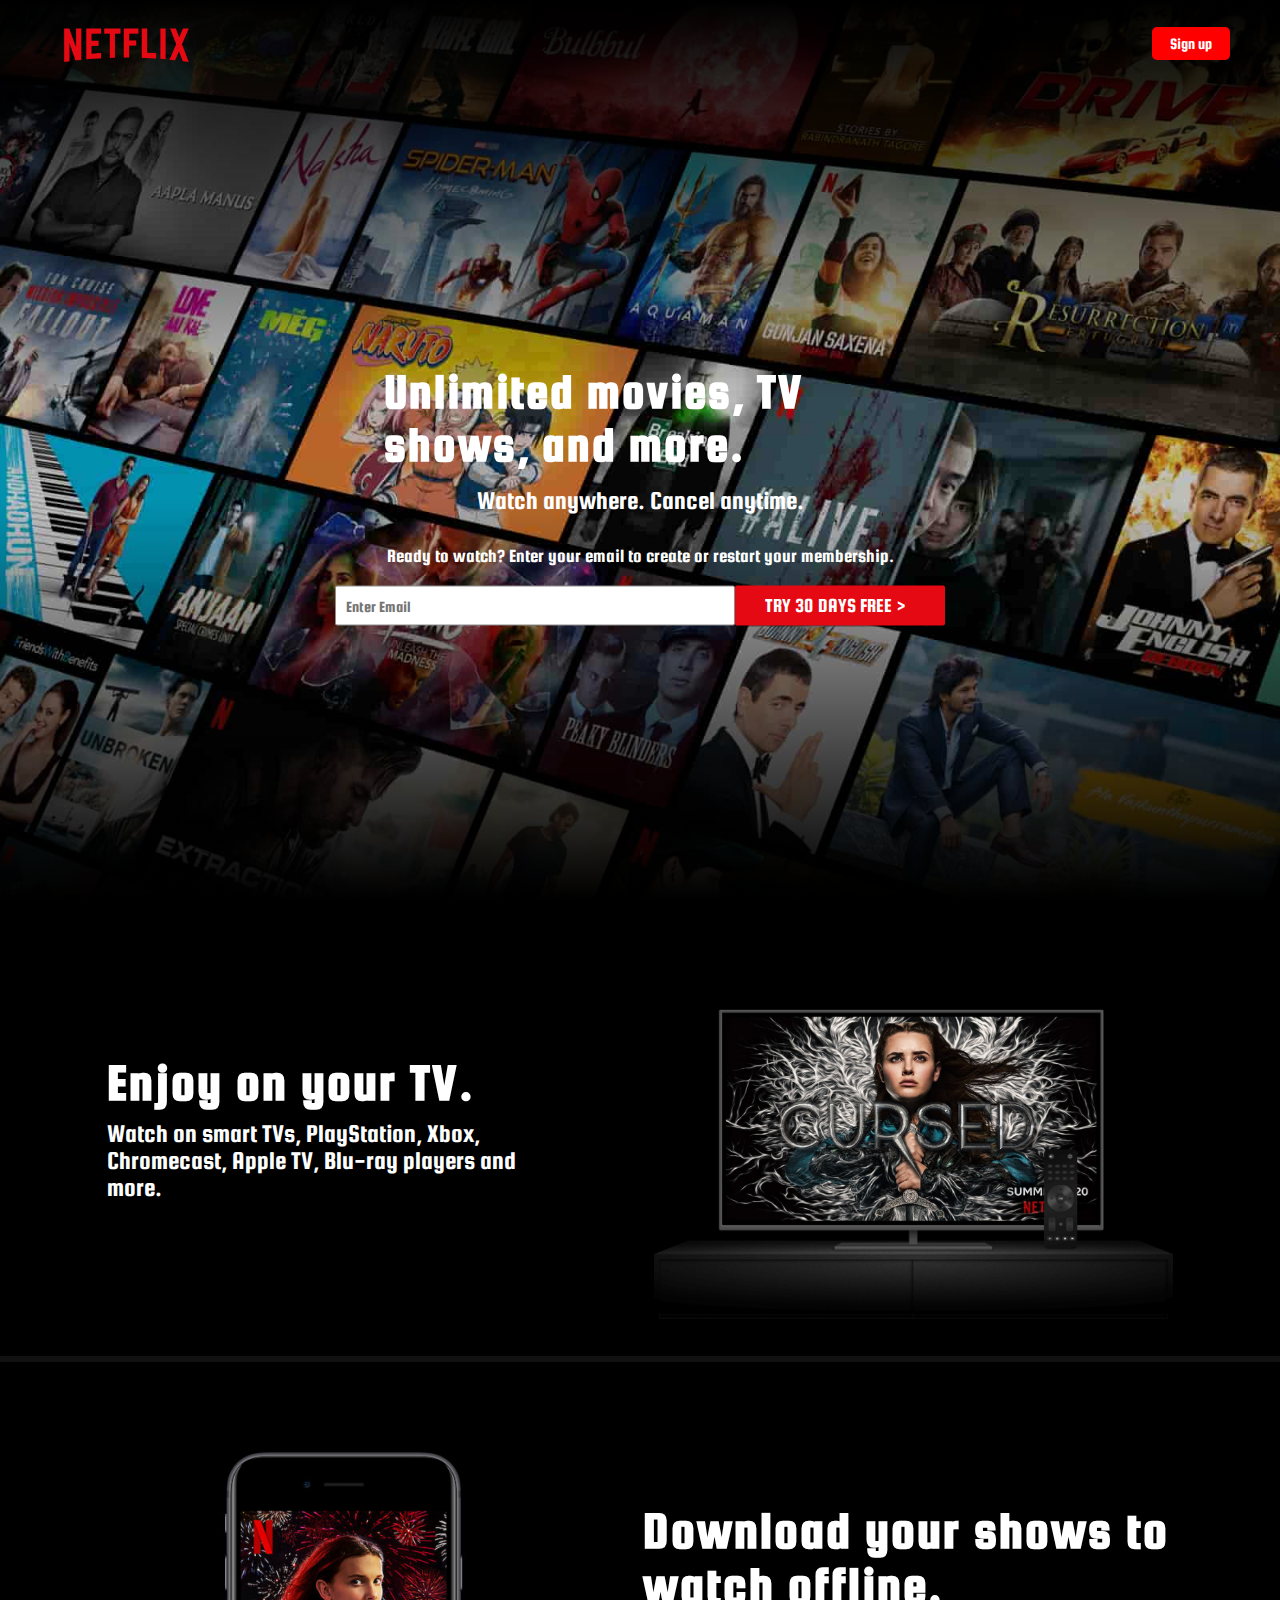
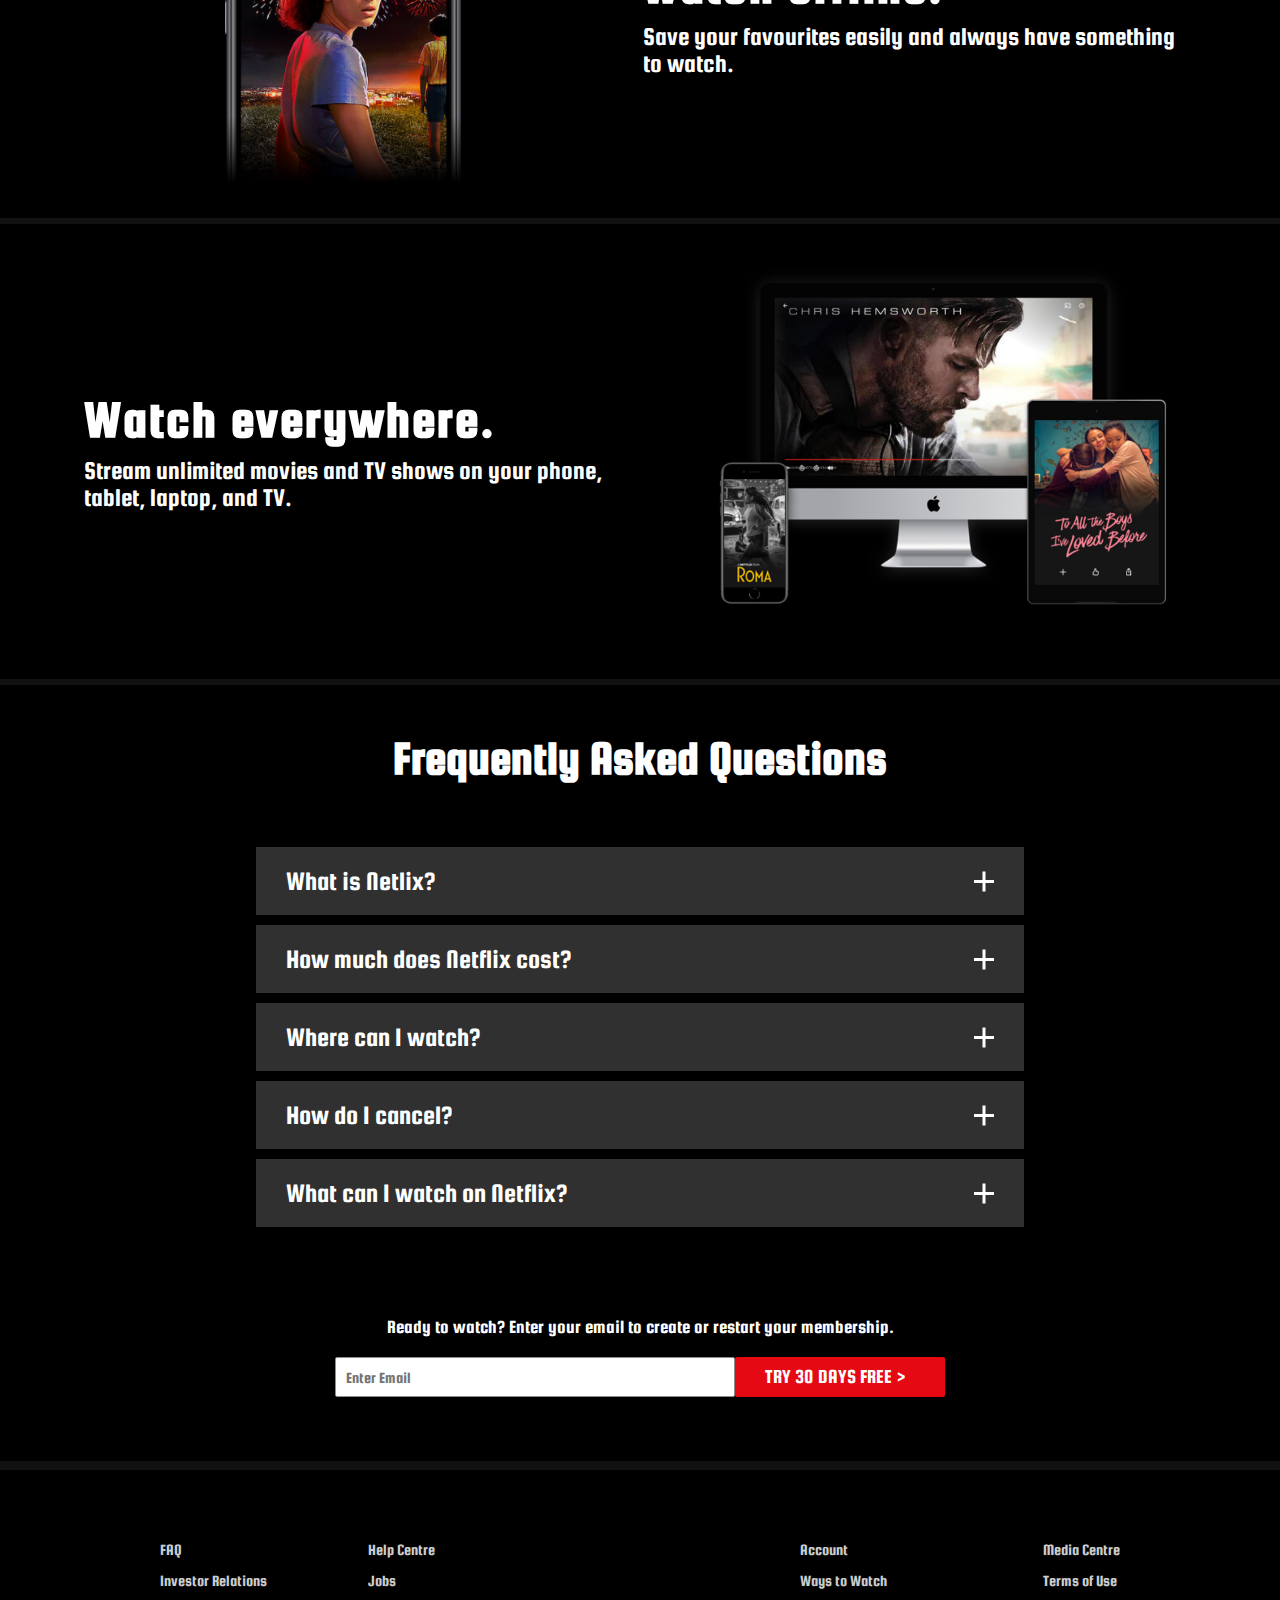
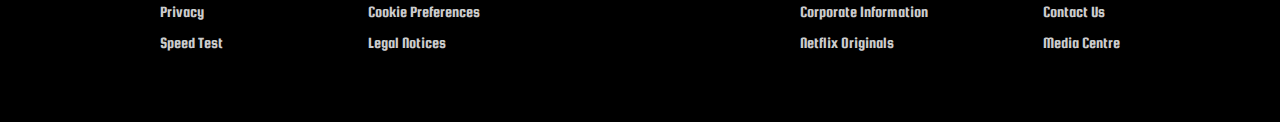
<file: index.html>
<!DOCTYPE html>
<html lang="en">
<head>
    <meta charset="UTF-8">
    <meta http-equiv="X-UA-Compatible" content="IE=edge">
    <meta name="viewport" content="width=device-width, initial-scale=1.0">
    <title>Netflix Clone</title>
    <link rel = "stylesheet" href = "style.css"/>

</head>
<body>
    <section class = "container">
        <div class = "head">
            <img src = "3.png">
            <a href = "./login/index.html">Sign up</a>  
        </div>
    </section>
    <section class = "banner">
        <img src = "1.jpg" class  ="fit">
        <div class = "box">
            <div class = "heading">
                <h2>Unlimited movies, TV shows, and more.</h2>
                <h5>Watch anywhere. Cancel anytime.</h5>
                <p>Ready to watch? Enter your email to create or restart your membership.</p>

            </div>
            <div class = "search">
                <input type = "text"name = "" placeholder="Enter Email">
                <a href = "./browse/index.html">Try 30 days free ></a>

            </div>
        </div>   

    </section>
    <section class = "part1">
        <div class = "talk">
            <h1>Enjoy on your TV.</h1>
            <p>Watch on smart TVs, PlayStation, Xbox, Chromecast, Apple TV, Blu-ray players and more.</p>
        </div>
        <div class = "img">
            <img src = "4.png">
        </div>
    </section>
    <section class = "part2">
        <div class = "img">
            <img src = "5.jpg">
        </div>
        <div class = "talk">
            <h1>Download your shows to watch offline.</h1>
            <p>Save your favourites easily and always have something to watch.</p>
        </div>
        
    </section>
    <section class = "part2">
        
        <div class = "talk">
            <h1>Watch everywhere.</h1>
            <p>Stream unlimited movies and TV shows on your phone, tablet, laptop, and TV.</p>
        </div>
        <div class = "img">
            <img src = "6.png">
        </div>
        
    </section>
    <section class = "list">
        <h1>Frequently Asked Questions</h1>
        <div class = "menu">
            <div class = "item" id = "item1">
                <a href = "#item1" class = "title">
                    <span>What is Netlix?</span>
                    <i class = "icon"></i>
                </a>
                <p class = "text">
                    Netflix is a streaming service that offers a wide variety of award-winning TV shows, movies, anime, documentaries and more – on thousands of internet-connected devices.
                    <br>
                    <br>
You can watch as much as you want, whenever you want, without a single ad – all for one low monthly price. There's always something new to discover, and new TV shows and movies are added every week!
                </p>

            </div>
            <div class = "item" id = "item2">
                <a href = "#item2" class = "title">
                    <span>How much does Netflix cost?</span>
                    <i class = "icon"></i>
                </a>
                <p class = "text">
                    Watch Netflix on your smartphone, tablet, Smart TV, laptop, or streaming device, all for one fixed monthly fee. Plans range from ₹ 149 to ₹ 649 a month. No extra costs, no contracts.
                </p>

            </div>
            <div class = "item" id = "item3">
                <a href = "#item3" class = "title">
                    <span>Where can I watch?</span>
                    <i class = "icon"></i>
                </a>
                <p class = "text">
                    Watch anywhere, anytime. Sign in with your Netflix account to watch instantly on the web at netflix.com from your personal computer or on any internet-connected device that offers the Netflix app, including smart TVs, smartphones, tablets, streaming media players and game consoles.
                    <br>
                    <br>
                    You can also download your favourite shows with the iOS, Android, or Windows 10 app. Use downloads to watch while you're on the go and without an internet connection. Take Netflix with you anywhere.
                </p>

            </div>
            <div class = "item" id = "item4">
                <a href = "#item4" class = "title">
                    <span>How do I cancel?</span>
                    <i class = "icon"></i>
                </a>
                <p class = "text">
                    Netflix is flexible. There are no annoying contracts and no commitments. You can easily cancel your account online in two clicks. There are no cancellation fees – start or stop your account anytime.
                </p>

            </div>
            <div class = "item" id = "item5">
                <a href = "#item5" class = "title">
                    <span>What can I watch on Netflix?</span>
                    <i class = "icon"></i>
                </a>
                <p class = "text">
                    Netflix has an extensive library of feature films, documentaries, TV shows, anime, award-winning Netflix originals, and more. Watch as much as you want, anytime you want.
                </p>

            </div>
        </div>
    </section>
    <section class = banner2>
        <div class = "box">
            <div class = "heading">

                <p>Ready to watch? Enter your email to create or restart your membership.</p>

            </div>
            <div class = "search">
                <input type = "text"name = "" placeholder="Enter Email">
                <a href = "#">Try 30 days free ></a>

            </div>
        </div>   

    </section>
    <section class = "footer">
        <div class = "one">
            <ul class = "items">
                <li><a href = "#">FAQ</a></li>
                <li><a href = "#">Investor Relations</a></li>
                <li><a href = "#">Privacy</a></li>
                <li><a href = "#">Speed Test</a></li>
            </ul>
            <ul class = "items">
                <li><a href = "#">Help Centre</a></li>
                <li><a href = "#">Jobs</a></li>
                <li><a href = "#">Cookie Preferences</a></li>
                <li><a href = "#">Legal Notices</a></li>
            </ul>
        </div>
        <div class = "one">
            <ul class = "items">
                <li><a href = "#">Account</a></li>
                <li><a href = "#">Ways to Watch</a></li>
                <li><a href = "#">Corporate Information</a></li>
                <li><a href = "#">Netflix Originals</a></li>
            </ul>
            <ul class = "items">
                <li><a href = "#">Media Centre</a></li>
                <li><a href = "#">Terms of Use</a></li>
                <li><a href = "#">Contact Us</a></li>
                <li><a href = "#">Media Centre</a></li>
            </ul>
        </div>
    </section>
    
</body>
</html>
</file>
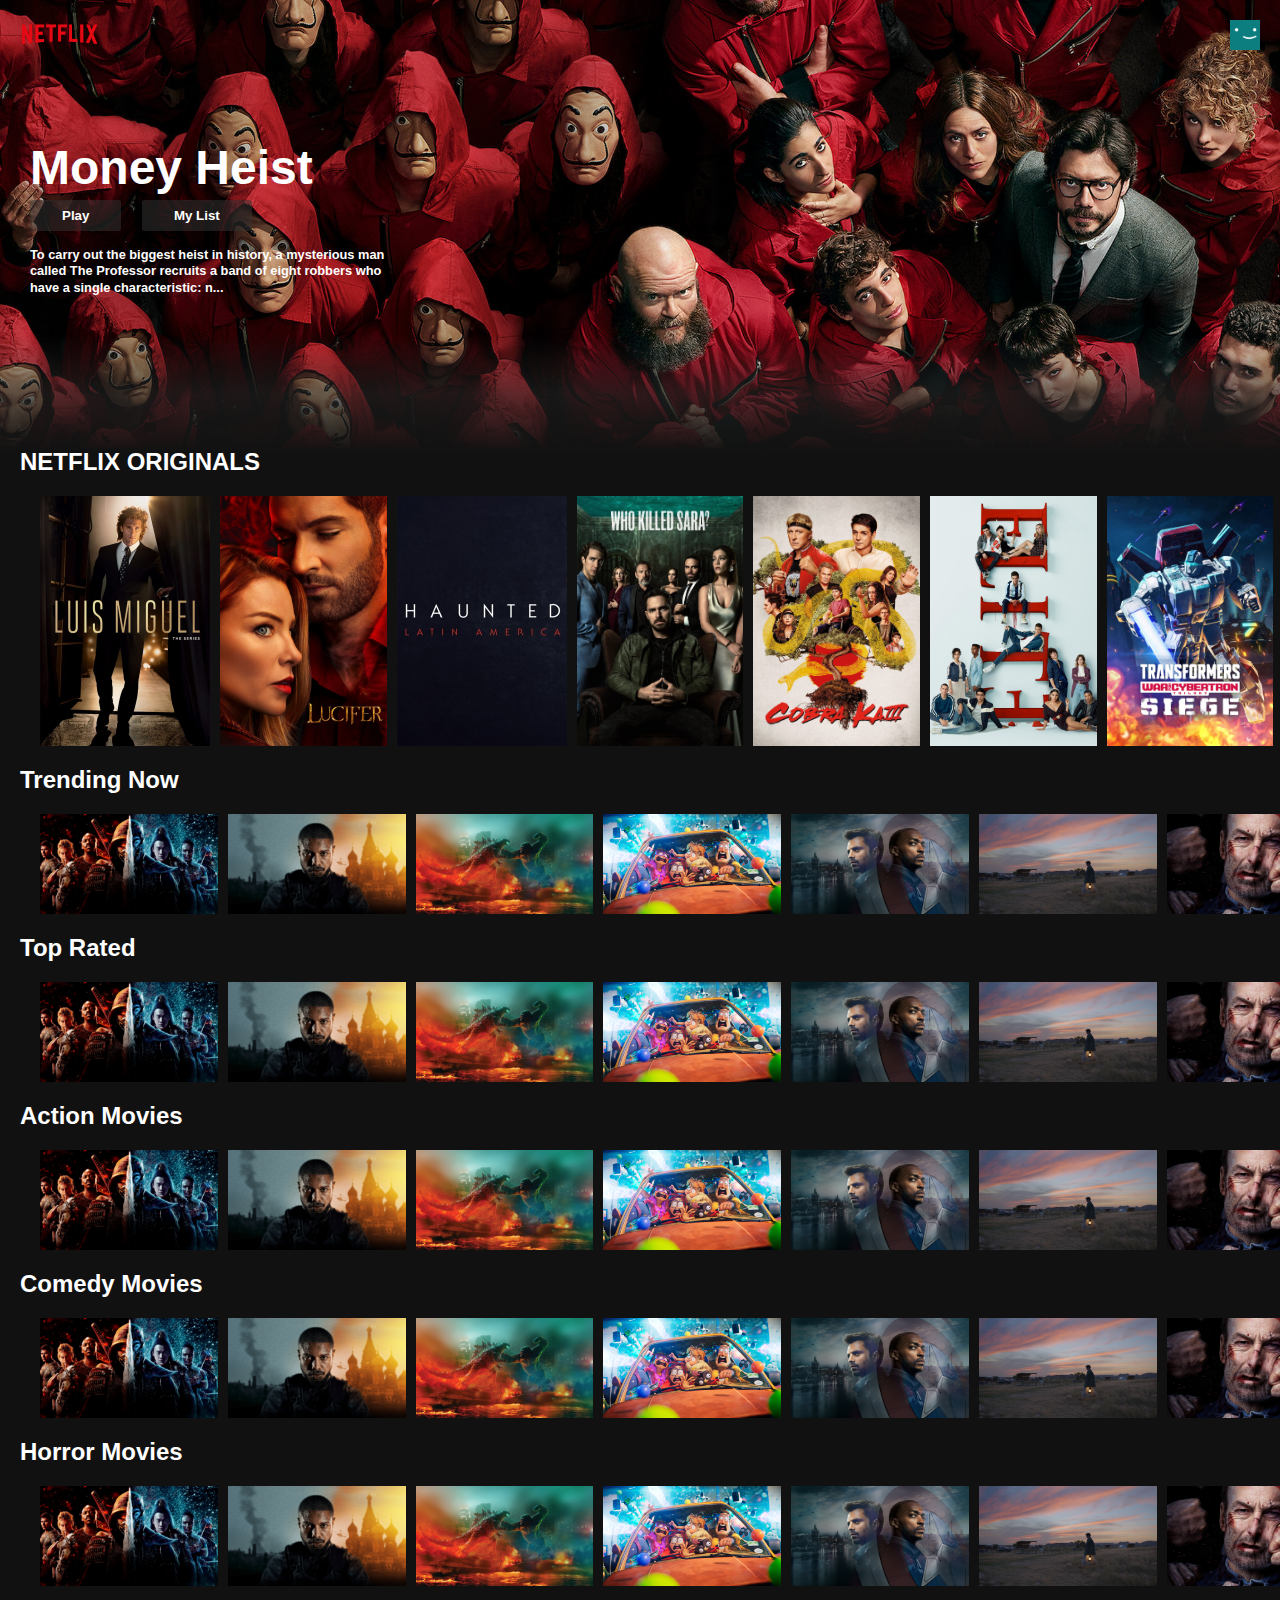
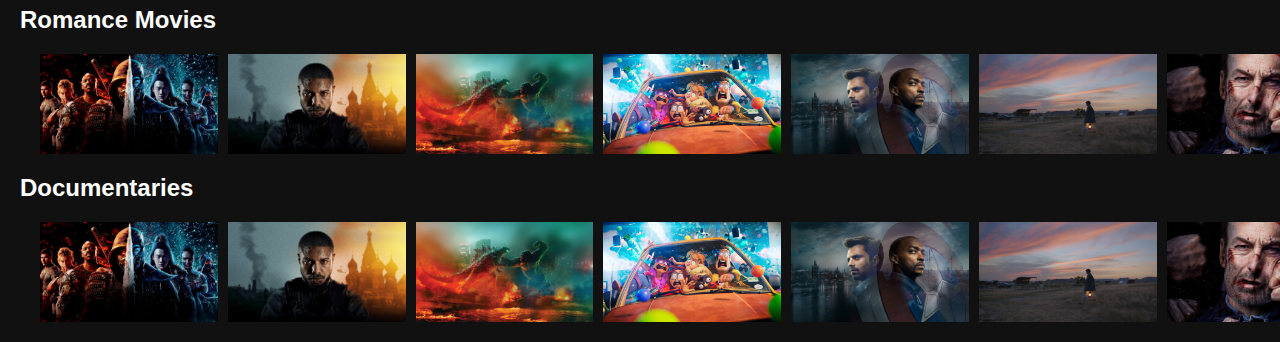
<file: browse/index.html>
<!DOCTYPE html>
<html lang="en">
  <head>
    <meta charset="UTF-8" />
    <meta http-equiv="X-UA-Compatible" content="IE=edge" />
    <meta name="viewport" content="width=device-width, initial-scale=1.0" />
    <title>Netflix Clone</title>
    <link rel="stylesheet" href="style.css" />
  </head>
  <body>
    <!-- nav -->
    <div id="nav" class="nav">
      <img class="nav__logo" src="images/netflix-logo.png" alt="" />
      <img class="nav__avatar" src="images/netflix-avatar.png" alt="" />
    </div>

    <!-- header -->
    <header class="banner">
      <div class="banner__contents">
        <h1 class="banner__title">Money Heist</h1>
        <div class="banner__buttons">
          <button class="banner__button">Play</button>
          <button class="banner__button">My List</button>
        </div>
        <h1 class="banner__description">
          To carry out the biggest heist in history, a mysterious man called The Professor recruits
          a band of eight robbers who have a single characteristic: n...
        </h1>
      </div>
      <div class="banner--fadeBottom"></div>
    </header>

    <!-- Netflix Originals -->
    <div class="row">
      <h2>NETFLIX ORIGINALS</h2>
      <div class="row__posters">
        <img class="row__poster row__posterLarge" src="images/large-movie1.jpg" alt="" />

        <img class="row__poster row__posterLarge" src="images/large-movie2.jpg" alt="" />

        <img class="row__poster row__posterLarge" src="images/large-movie3.jpg" alt="" />

        <img class="row__poster row__posterLarge" src="images/large-movie4.jpg" alt="" />

        <img class="row__poster row__posterLarge" src="images/large-movie5.jpg" alt="" />

        <img class="row__poster row__posterLarge" src="images/large-movie6.jpg" alt="" />

        <img class="row__poster row__posterLarge" src="images/large-movie7.jpg" alt="" />

        <img class="row__poster row__posterLarge" src="images/large-movie8.jpg" alt="" />
      </div>
    </div>

    <!-- Trending Now -->
    <div class="row">
      <h2>Trending Now</h2>
      <div class="row__posters">
        <img class="row__poster" src="images/small-movie1.jpg" alt="" />

        <img class="row__poster" src="images/small-movie2.jpg" alt="" />

        <img class="row__poster" src="images/small-movie3.jpg" alt="" />

        <img class="row__poster" src="images/small-movie4.jpg" alt="" />

        <img class="row__poster" src="images/small-movie5.jpg" alt="" />

        <img class="row__poster" src="images/small-movie6.jpg" alt="" />

        <img class="row__poster" src="images/small-movie7.jpg" alt="" />

        <img class="row__poster" src="images/small-movie8.jpg" alt="" />
      </div>
    </div>

    <!-- Top Rated -->
    <div class="row">
      <h2>Top Rated</h2>
      <div class="row__posters">
        <img class="row__poster" src="images/small-movie1.jpg" alt="" />

        <img class="row__poster" src="images/small-movie2.jpg" alt="" />

        <img class="row__poster" src="images/small-movie3.jpg" alt="" />

        <img class="row__poster" src="images/small-movie4.jpg" alt="" />

        <img class="row__poster" src="images/small-movie5.jpg" alt="" />

        <img class="row__poster" src="images/small-movie6.jpg" alt="" />

        <img class="row__poster" src="images/small-movie7.jpg" alt="" />

        <img class="row__poster" src="images/small-movie8.jpg" alt="" />
      </div>
    </div>

    <!-- Action Movies -->
    <div class="row">
      <h2>Action Movies</h2>
      <div class="row__posters">
        <img class="row__poster" src="images/small-movie1.jpg" alt="" />

        <img class="row__poster" src="images/small-movie2.jpg" alt="" />

        <img class="row__poster" src="images/small-movie3.jpg" alt="" />

        <img class="row__poster" src="images/small-movie4.jpg" alt="" />

        <img class="row__poster" src="images/small-movie5.jpg" alt="" />

        <img class="row__poster" src="images/small-movie6.jpg" alt="" />

        <img class="row__poster" src="images/small-movie7.jpg" alt="" />

        <img class="row__poster" src="images/small-movie8.jpg" alt="" />
      </div>
    </div>

    <!-- Comedy Movies -->
    <div class="row">
      <h2>Comedy Movies</h2>
      <div class="row__posters">
        <img class="row__poster" src="images/small-movie1.jpg" alt="" />

        <img class="row__poster" src="images/small-movie2.jpg" alt="" />

        <img class="row__poster" src="images/small-movie3.jpg" alt="" />

        <img class="row__poster" src="images/small-movie4.jpg" alt="" />

        <img class="row__poster" src="images/small-movie5.jpg" alt="" />

        <img class="row__poster" src="images/small-movie6.jpg" alt="" />

        <img class="row__poster" src="images/small-movie7.jpg" alt="" />

        <img class="row__poster" src="images/small-movie8.jpg" alt="" />
      </div>
    </div>

    <!-- Horror Movies -->
    <div class="row">
      <h2>Horror Movies</h2>
      <div class="row__posters">
        <img class="row__poster" src="images/small-movie1.jpg" alt="" />

        <img class="row__poster" src="images/small-movie2.jpg" alt="" />

        <img class="row__poster" src="images/small-movie3.jpg" alt="" />

        <img class="row__poster" src="images/small-movie4.jpg" alt="" />

        <img class="row__poster" src="images/small-movie5.jpg" alt="" />

        <img class="row__poster" src="images/small-movie6.jpg" alt="" />

        <img class="row__poster" src="images/small-movie7.jpg" alt="" />

        <img class="row__poster" src="images/small-movie8.jpg" alt="" />
      </div>
    </div>

    <!-- Romance Movies -->
    <div class="row">
      <h2>Romance Movies</h2>
      <div class="row__posters">
        <img class="row__poster" src="images/small-movie1.jpg" alt="" />

        <img class="row__poster" src="images/small-movie2.jpg" alt="" />

        <img class="row__poster" src="images/small-movie3.jpg" alt="" />

        <img class="row__poster" src="images/small-movie4.jpg" alt="" />

        <img class="row__poster" src="images/small-movie5.jpg" alt="" />

        <img class="row__poster" src="images/small-movie6.jpg" alt="" />

        <img class="row__poster" src="images/small-movie7.jpg" alt="" />

        <img class="row__poster" src="images/small-movie8.jpg" alt="" />
      </div>
    </div>

    <!-- Documentaries -->
    <div class="row">
      <h2>Documentaries</h2>
      <div class="row__posters">
        <img class="row__poster" src="images/small-movie1.jpg" alt="" />

        <img class="row__poster" src="images/small-movie2.jpg" alt="" />

        <img class="row__poster" src="images/small-movie3.jpg" alt="" />

        <img class="row__poster" src="images/small-movie4.jpg" alt="" />

        <img class="row__poster" src="images/small-movie5.jpg" alt="" />

        <img class="row__poster" src="images/small-movie6.jpg" alt="" />

        <img class="row__poster" src="images/small-movie7.jpg" alt="" />

        <img class="row__poster" src="images/small-movie8.jpg" alt="" />
      </div>
    </div>

    <script>
      const nav = document.getElementById('nav');
      window.addEventListener('scroll', () => {
        if (window.scrollY >= 100) {
          nav.classList.add('nav__black');
        } else {
          nav.classList.remove('nav__black');
        }
      });
    </script>
  </body>
</html>
</file>
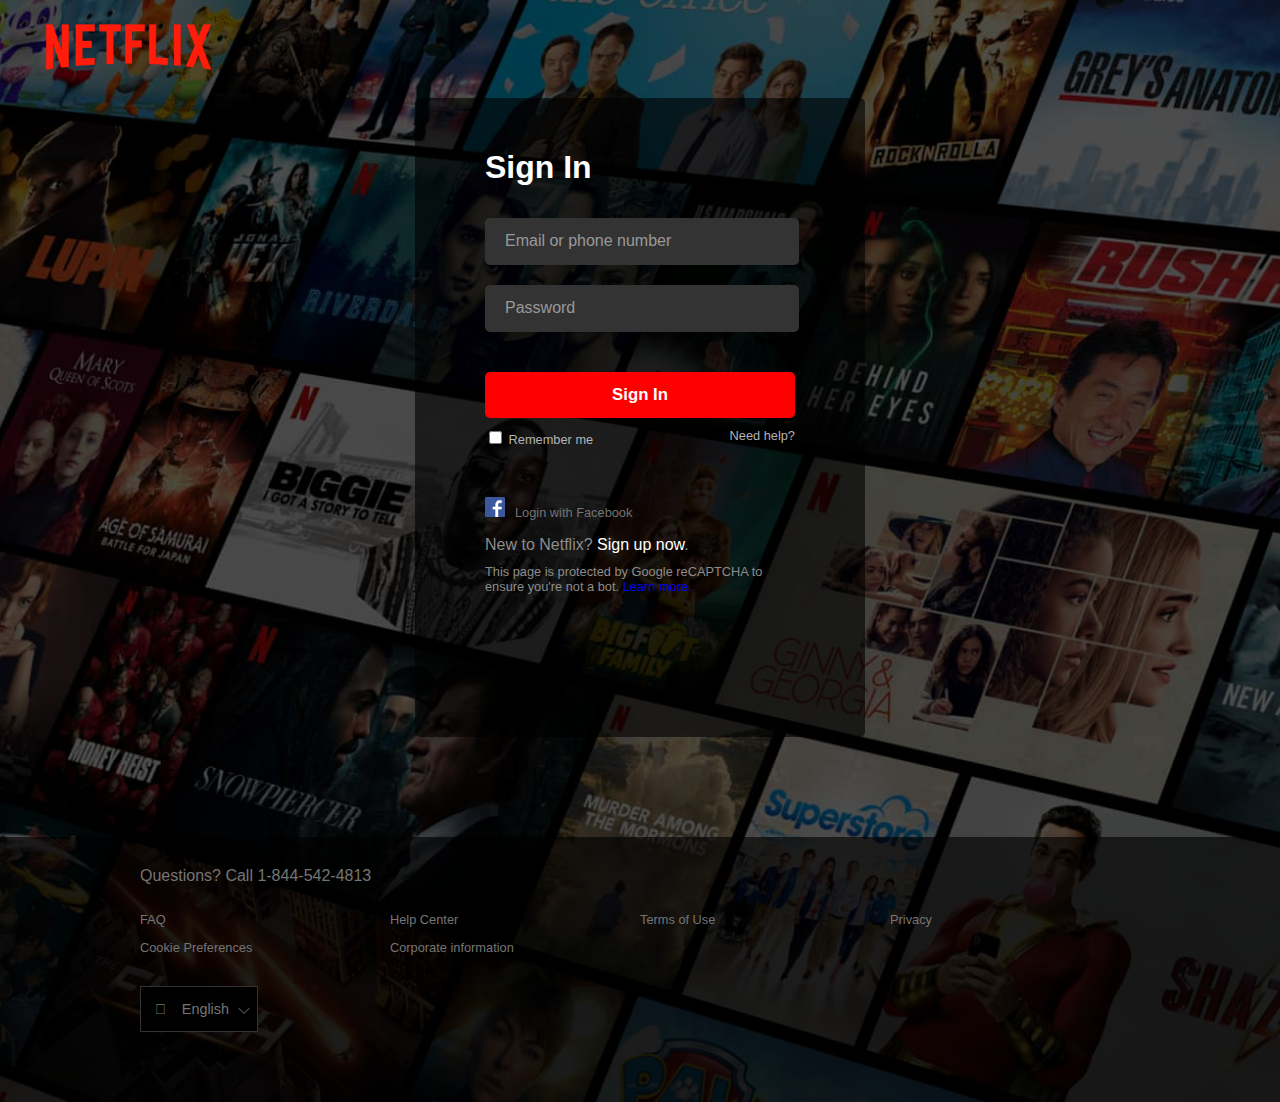
<file: login/index.html>
<!DOCTYPE html>
<html lang="en">
  <head>
    <meta charset="UTF-8" />
    <meta http-equiv="X-UA-Compatible" content="IE=edge" />
    <meta name="viewport" content="width=device-width, initial-scale=1.0" />
    <link
      rel="stylesheet"
      href="https://cdnjs.cloudflare.com/ajax/libs/font-awesome/5.15.3/css/all.min.css"
      integrity="sha512-iBBXm8fW90+nuLcSKlbmrPcLa0OT92xO1BIsZ+ywDWZCvqsWgccV3gFoRBv0z+8dLJgyAHIhR35VZc2oM/gI1w=="
      crossorigin="anonymous"
    />
    <link rel="stylesheet" href="style/style.css" />
    <link rel="icon" href="img/logo.png" />
    <title>Netflix</title>
  </head>
  <body>
    <div class="upper">
      <div class="logo">
        <a href="../../index.html">
          <img src="img/Netflix-Logo.png" class="img-logo" />
        </a>
      </div>
      <div class="login-div">
        <form class="login">
          <h1>Sign In</h1>
          <div class="input-text">
            <input
              type="text"
              id="inputEmail"
              name="email"
              placeholder="Email or phone number"
              onfocus="inputOnFocus(this)"
              onblur="inputOnBlur(this)"
            />
            <div class="warning-input" id="warningEmail">
              Please enter a valid email or phone number.
            </div>
          </div>

          <div class="input-text">
            <input
              type="password"
              id="inputPassword"
              name="password"
              placeholder="Password"
              onfocus="inputOnFocus(this)"
              onblur="inputOnBlur(this)"
            />
            <div class="warning-input" id="warningPassword">
              Your password must contain between 4 and 60 characters.
            </div>
          </div>

          <div>
            <button class="signin-button">Sign In</button>
          </div>
          <div class="remember-flex">
            <div>
              <input type="checkbox" />
              <label class="color_text">Remember me</label>
            </div>
            <div class="help">
              <a class="color_text" href="#">Need help?</a>
            </div>
          </div>
          <div class="login-face">
            <img src="img/fb-icon.png" height="20" /><a
              href="#"
              class="color_link log_face"
              >Login with Facebook</a
            >
          </div>
          <div class="new-members">
            New to Netflix? <a href="#" class="signup-link">Sign up now</a>.
          </div>
          <div class="protection color_link help">
            This page is protected by Google reCAPTCHA to ensure you're not a
            bot. <a href="#">Learn more.</a>
          </div>
        </form>
      </div>
    </div>
    <div class="bottom">
      <div class="bottom-width">
        Questions? Call
        <a href="tel:1-844-542-4813" class="tel-link">1-844-542-4813</a>
        <div>
          <ul class="bottom-flex">
            <li class="list-bottom">
              <a href="#" class="link-bottom"> FAQ </a>
            </li>
            <li class="list-bottom">
              <a href="#" class="link-bottom"> Help Center </a>
            </li>
            <li class="list-bottom">
              <a href="#" class="link-bottom"> Terms of Use </a>
            </li>
            <li class="list-bottom">
              <a href="#" class="link-bottom"> Privacy </a>
            </li>
            <li class="list-bottom">
              <a href="#" class="link-bottom"> Cookie Preferences </a>
            </li>
            <li class="list-bottom">
              <a href="#" class="link-bottom"> Corporate information </a>
            </li>
          </ul>
        </div>
        <div>
          <select class="fa select-language">
            <option>&#xf0ac; &nbsp;&nbsp;&nbsp;English</option>
            <option>&#xf0ac; &nbsp;&nbsp;&nbsp;Fran&ccedil;ais</option>
          </select>
        </div>
      </div>
    </div>
    <script src="js/script.js"></script>
  </body>
</html>
</file>
<file: style.css>
@import url("https://fonts.googleapis.com/css2?family=Squada+One&display=swap");
* {
  margin: 0;
  padding: 0;
  box-sizing: border-box;
  font-family: "Squada one", sans-serif;
}
body {
  background: black;
}
.container .head {
  position: absolute;
  top: 0;
  left: 0;
  display: flex;
  justify-content: space-between;
  align-items: center;
  width: 100%;
  padding: 0px 50px;
  z-index: 100;
}
.container .head img {
  width: 13%;
}
.container .head a {
  color: white;
  background-color: red;
  text-decoration: none;
  padding: 8px 18px;
  border-radius: 5px;
}
.banner {
  width: 100%;
  height: 100vh;
  position: relative;
  display: flex;
  justify-content: center;
  align-items: center;
}
.banner:before {
  content: "";
  position: absolute;
  top: 0;
  left: 0;
  width: 100%;
  height: 400px;
  z-index: 1;
  background: linear-gradient(to bottom, #000, transparent);
}
.banner:after {
  content: "";
  position: absolute;
  bottom: 0;
  left: 0;
  width: 100%;
  height: 400px;
  z-index: 1;
  background: linear-gradient(to top, #000, transparent);
}
.banner .fit {
  width: 100%;
  height: 100%;
  position: absolute;
  top: 0;
  left: 0;
  object-fit: cover;
}
.banner .box {
  position: absolute;
  top: 55%;
  left: 50%;
  transform: translate(-50%, -50%);
  z-index: 100;
}
.banner .box .heading {
  display: flex;
  flex-direction: column;
  justify-content: center;
  align-items: center;
}
.banner .box .heading h2 {
  font-size: 3.125rem;
  color: white;
  letter-spacing: 2px;
  width: 80%;
}
.banner .box .heading h5 {
  font-size: 1.625rem;
  color: white;
  font-weight: 400;
  padding: 1rem 0;
}
.banner .box .heading p {
  font-size: 1.2rem;
  color: white;
  font-weight: 500;
  padding: 15px 0;
  padding-bottom: 20px;
}
.banner .box .search {
  display: flex;
  justify-content: center;
  align-items: center;
}
.banner .box .search input {
  font-size: 16px;
  border: 1px solid #8c8c8c;
  outline: none;
  color: #000;
  border-radius: 2px;
  padding: 10px 10px 10px 10px;
  /* padding-left: 20px; */
  min-width: 400px;
  height: 40px;
  align-items: center;
}
.banner .box .search a {
  text-decoration: none;
  text-transform: uppercase;
  color: white;
  font-weight: 400;
  letter-spacing: 0.1px;
  border-radius: 2px;
  background-color: #e50914;
  box-shadow: 0 1px 0 rgba(0, 0, 0, 0.45);
  font-size: 1.25rem;
  line-height: 40px;
  min-width: 210px;
  padding: 0 30px;
  justify-content: center;
}
.part1 {
  display: flex;
  justify-content: space-around;
  align-items: center;
  padding: 2rem 4rem;
  border-bottom: 0.4rem solid #111;
}
.part1 .talk {
  width: 40%;
}
.part1 .talk h1 {
  font-size: 3.3rem;
  letter-spacing: 2px;
  padding-bottom: 10px;
  color: white;
}
.part1 .talk p {
  font-size: 1.6rem;
  color: white;
}
.part1 .img {
  width: 45%;
}
.part1 .img img {
  width: 100%;
}

.part2 {
  display: flex;
  justify-content: space-around;
  align-items: center;
  padding: 2rem 4rem;
  border-bottom: 0.4rem solid #111;
}
.part2 .talk {
  width: 48%;
}
.part2 .talk h1 {
  font-size: 3.3rem;
  letter-spacing: 2px;
  padding-bottom: 10px;
  color: white;
}
.part2 .talk p {
  font-size: 1.6rem;
  color: white;
}
.part2 .img {
  width: 45%;
}
.part2 .img img {
  width: 100%;
}
.list {
  width: 60%;
  display: flex;
  flex-direction: column;
  justify-content: center;
  align-items: center;
  margin: auto;
}
.list h1 {
  color: white;
  font-size: 3rem;
  margin: 3rem 0 4rem 0;
}
.title {
  background: #303030;
  padding: 20px 30px;
  display: flex;
  justify-content: space-between;
  align-items: center;
  color: #fff;
  font-size: 1.7rem;
  font-weight: 400;
  text-decoration: none;
}
.icon {
  width: 20px;
  position: relative;
}
.icon::before,
.icon::after {
  content: "";
  position: absolute;
  width: 20px;
  height: 3px;
  background: white;
  top: -1.5px;
}
.icon::after {
  transform: rotate(90deg);
  transform: 0.5s linear;
}
.text {
  background: #303030;
  margin: 5px 0;
  line-height: 35px;
  color: #fff;
  font-size: 1.7rem;
  font-weight: 400;
  text-decoration: none;
  height: 0;
  opacity: 0;
}
.item:target .text {
  height: auto;
  opacity: 1;
  padding: 20px 30px;
  margin: 0;
  border-top: 2px solid white;
  margin-bottom: 6px;
}
.item:target .icon::after {
  transform: rotateY(90deg);
}
.banner2 {
  border-bottom: 0.6rem solid #111;
}
.banner2 .box {
  margin: 4rem 0;
}
.banner2 .box .heading {
  display: flex;
  flex-direction: column;
  justify-content: center;
  align-items: center;
}
.banner2 .box .heading h2 {
  font-size: 3.125rem;
  color: white;
  letter-spacing: 2px;
  width: 80%;
}
.banner2 .box .heading h5 {
  font-size: 1.625rem;
  color: white;
  font-weight: 400;
  padding: 1rem 0;
}
.banner2 .box .heading p {
  font-size: 1.2rem;
  color: white;
  font-weight: 500;
  padding: 15px 0;
  padding-bottom: 20px;
}
.banner2 .box .search {
  display: flex;
  justify-content: center;
  align-items: center;
}
.banner2 .box .search input {
  font-size: 16px;
  border: 1px solid #8c8c8c;
  outline: none;
  color: #000;
  border-radius: 2px;
  padding: 10px 10px 10px 10px;
  /* padding-left: 20px; */
  min-width: 400px;
  height: 40px;
  align-items: center;
}
.banner2 .box .search a {
  text-decoration: none;
  text-transform: uppercase;
  color: white;
  font-weight: 400;
  letter-spacing: 0.1px;
  border-radius: 2px;
  background-color: #e50914;
  box-shadow: 0 1px 0 rgba(0, 0, 0, 0.45);
  font-size: 1.25rem;
  line-height: 40px;
  min-width: 210px;
  padding: 0 30px;
  justify-content: center;
}
.footer {
  display: flex;
  justify-content: space-between;
  align-items: center;
  margin: auto;
  padding: 4rem 0;
}
.footer .one {
  display: flex;
  justify-content: space-between;
  /* align-items: center; */
  margin: auto;
  width: 25%;
}
.footer .one li {
  padding: 7px 0;
}
.footer .one li a {
  color: #ccc;
  text-decoration: none;
}
.footer .one li a:hover {
  border-bottom: 1px solid #ccc;
}
@media (max-width: 787px) {
  .container .head {
    padding: 25px 50px;
  }
  .container .head img {
    width: 20%;
  }
  .banner .box .heading h2 {
    font-size: 3.1rem;
    /* color: white; */
    letter-spacing: 1.5px;
    width: 100%;
  }
  .banner .box .heading h5 {
    font-size: 1.4rem;
    /* color: white;
    font-weight: 400; */
    padding: 0.8rem 0;
  }
  .banner .box .heading p {
    font-size: 1.1rem;
    /* color: white;
    font-weight: 500; */
    padding: 13px 0;
    padding-bottom: 17px;
  }
  .banner .box .search {
    /* display: flex;
    
    justify-content: center;
    align-items: center; */
    flex-direction: column;
  }
  .banner .box .search input {
    /* font-size: 16px;
    border: 1px solid #8c8c8c;
    outline: none;
    color: #000;
    border-radius: 2px;
    padding: 10px 10px 10px 10px; */
    /* padding-left: 20px; */
    min-width: 310px;
    /* height: 40px;
    align-items: center; */
    margin-bottom: 20px;
  }
  .banner .box .search a {
    min-width: 310px;
  }
  .part1 {
    flex-direction: column-reverse;
    justify-content: center;
    padding: 2rem 1rem;
    text-align: center;
  }
  .part1 .talk {
    width: 80%;
    margin: 20px 0 40px 0;
  }
  .part1 .talk h1 {
    font-size: 3.2rem;
    letter-spacing: 1.5px;
    padding-bottom: 5px;
  }
  .part1 .talk p {
    font-size: 1.5rem;
  }
  .part1 .img {
    width: 80%;
  }
  .part2 {
    flex-direction: column;
    justify-content: center;
    padding: 2rem 1rem;
    text-align: center;
  }
  .part2 .talk {
    width: 80%;
    margin: 20px 0 40px 0;
  }
  .part2 .talk h1 {
    font-size: 3.2rem;
    letter-spacing: 1.5px;
    padding-bottom: 5px;
  }
  .part2 .talk p {
    font-size: 1.5rem;
  }
  .part2 .img {
    width: 80%;
  }
  .list {
    width: 80%;
  }
  .list h1 {
    font-size: 2.6rem;
    text-align: center;
  }
  .title {
    font-size: 1.6rem;
  }
  .banner2 .box .heading p {
    font-size: 1.1rem;
    padding: 13px 0;
    padding-bottom: 17px;
  }
  .banner2 .box .search {
    flex-direction: column;
  }
  .banner2 .box .search input {
    min-width: 310px;
    margin-bottom: 20px;
  }
  .banner2 .box .search a {
    min-width: 310px;
    text-align: center;
  }
  .footer {
    flex-direction: column;
  }
  .footer .one {
    width: 50%;
    margin-bottom: 30px;
  }
}
@media (max-width: 496px) {
  .container .head img {
    width: 23%;
  }
  .banner .box .heading h2 {
    font-size: 2.8rem;
    /* color: white; */
    letter-spacing: 1.3px;
    /* width: 100%; */
  }
  .banner .box .heading h5 {
    font-size: 1.2rem;
  }
  .banner .box .heading p {
    font-size: 1rem;

    padding: 12px 0;
    padding-bottom: 15px;
  }
  .banner .box .search input {
    margin-bottom: 10px;
  }
  .banner .box .search a {
    min-width: 310px;
  }
  .part1 .talk h1 {
    font-size: 3rem;
    letter-spacing: 1.2px;
  }
  .part1 .talk p {
    font-size: 1.2rem;
  }
  .part2 .talk h1 {
    font-size: 3rem;
    letter-spacing: 1.2px;
  }
  .part2 .talk p {
    font-size: 1.2rem;
  }
  .list {
    width: 90%;
  }
  .list h1 {
    font-size: 2.1rem;
  }
  .text {
    font-size: 1.2rem;
  }
  .title {
    font-size: 1.2rem;
  }
  .banner2 .box .heading p {
    font-size: 1rem;
  }
  .banner2 .box .search input {
    margin-bottom: 10px;
  }
}
</file>
<file: browse/style.css>
* {
  margin: 0;
  box-sizing: border-box;
}

body {
  font-family: Arial, Helvetica, sans-serif;
  background-color: #111;
}

.row__poster {
  width: 100%;
  object-fit: contain;
  max-height: 100px;
  margin-right: 10px;
  transition: transform 450ms;
}

.row__posters {
  display: flex;
  overflow-y: hidden;
  overflow-x: scroll;
  padding: 20px;
}

.row__poster:hover {
  transform: scale(1.08);
}

.row__posters::-webkit-scrollbar {
  display: none;
}

.row__posterLarge {
  max-height: 250px;
}

.row__posterLarge:hover {
  transform: scale(1.09);
}

.row {
  color: white;
  margin-left: 20px;
}

/* banner */
.banner {
  background-image: url('images/banner.jpg');
  background-size: cover;
  background-position: center center;
  color: white;
  object-fit: contain;
  height: 448px;
}

.banner__contents {
  margin-left: 30px;
  padding-top: 140px;
  height: 190px;
}

.banner__title {
  font-size: 3rem;
  font-weight: 800;
  padding-bottom: 0.3rem;
}

.banner__description {
  width: 45rem;
  line-height: 1.3;
  padding-top: 1rem;
  font-size: 0.8rem;
  max-width: 360px;
  height: 180px;
}

.banner__button {
  cursor: pointer;
  color: #fff;
  outline: none;
  border: none;
  font-weight: 700;
  border-radius: 0.2vw;
  padding-left: 2rem;
  padding-right: 2rem;
  margin-right: 1rem;
  padding-top: 0.5rem;
  padding-bottom: 0.5rem;
  background-color: rgba(51, 51, 51, 0.5);
}

.banner__button:hover {
  color: #000;
  background-color: #e6e6e6;
  transition: all 0.2s;
}

.banner--fadeBottom {
  margin-top: 145px;
  height: 7.4rem;
  background-image: linear-gradient(180deg, transparent, rgba(37, 37, 37, 0.61), #111);
}

/* nav */

.nav__logo {
  width: 80px;
  object-fit: contain;
}

.nav__avatar {
  width: 30px;
  object-fit: contain;
}

.nav {
  position: fixed;
  top: 0;
  width: 100%;
  display: flex;
  justify-content: space-between;
  padding: 20px;
  /* background-color: #111; */
  z-index: 1;
  transition-timing-function: ease-in;
  transition: all 0.5s;
}

.nav__black {
  background-color: #111;
}
</file>
<file: login/style/style.css>
body {
  margin: 0;
  padding: 0;
  background: url("../img/background.jpg") no-repeat center;
  -webkit-background-size: cover;
  -moz-background-size: cover;
  -o-background-size: cover;
  background-size: cover;
  font-family: "Helvetica Neue", Helvetica, Arial, sans-serif;
}

.img-logo {
  height: 94px;
  margin-left: 45px;
}

.upper {
  background-color: rgba(0, 0, 0, 0.6);
  padding-bottom: 100px;
}

.bottom {
  background-color: rgba(0, 0, 0, 0.85);
  color: #757575;
}

.bottom-width {
  max-width: 1000px;
  margin: 0 auto;
  padding: 30px;
}

.bottom-flex {
  display: flex;
  flex-wrap: wrap;
  padding: 15px 0 0 0;
  margin-block-start: 0;
  margin-block-end: 0;
}

.bottom-flex li {
  list-style: none;
}

.list-bottom {
  width: 25%;
  margin-top: 10px;
}

.link-bottom {
  text-decoration: none;
  color: #757575;
  font-size: 0.8rem;
}

.link-bottom:hover {
  text-decoration: underline;
}

.login {
  margin: 0 auto;
  width: 310px;
  background-color: rgba(0, 0, 0, 0.6);
  border-radius: 5px;
  padding: 30px 70px 143px 70px;
}

.login h1 {
  color: white;
  padding-bottom: 10px;
}

.input-text {
  margin-bottom: 20px;
}

.input-text input {
  width: 100%;
  height: 45px;
  background-color: #333;
  color: white;
  border-radius: 5px;
  border: none;
  outline: transparent;
  text-indent: 18px;
}

.input-text input::-webkit-input-placeholder {
  font-size: 1rem;
  color: #999;
}

.input-text input::-moz-placeholder {
  font-size: 1rem;
  color: #999;
  text-indent: 40px;
}

.signin-button {
  margin-top: 20px;
  width: 100%;
  padding: 13px;
  border-radius: 5px;
  background-color: red;
  color: white;
  border: none;
  font-weight: bold;
  font-size: 1.05rem;
  cursor: pointer;
}

.remember-flex {
  display: flex;
  justify-content: space-between;
  margin-top: 10px;
  font-size: 0.8rem;
}

.color_text {
  color: #b3b3b3;
}

.color_link {
  color: #737373;
}

.signup-link {
  color: white;
  text-decoration: none;
}

.warning-input {
  display: none;
  color: #e87c03;
  margin-top: 0;
  font-size: 0.8rem;
  margin-top: 6px;
}

.signup-link:hover {
  text-decoration: underline;
}

.face_icon {
  color: #3b5998;
  margin-right: 6px;
  font-size: 20px;
}

.log_face {
  text-decoration: none;
  margin-left: 10px;
  font-size: 0.8rem;
}

.login-face {
  margin: 50px 0 15px 0;
  vertical-align: middle;
  color: #8c8c8c;
}

.new-members {
  margin-bottom: 10px;
  color: #8c8c8c;
}

.help a {
  text-decoration: none;
}
.help a:hover {
  text-decoration: underline;
}

.protection {
  font-size: 0.8rem;
  color: #8c8c8c;
}

.protection a {
  text-decoration: none;
}

.protection a:hover {
  text-decoration: underline;
}

.tel-link {
  text-decoration: none;
  color: #757575;
}

.tel-link:hover {
  text-decoration: underline;
}

.select-language {
  -webkit-appearance: none;
  -moz-appearance: none;
  background: url("[data-uri]");
  background-size: 12px;
  background-position-x: calc(100% - 7px);
  background-position-y: calc(100% - 14px);
  background-repeat: no-repeat;
  background-color: #000;
  color: #757575;
  padding: 14px 20px 14px 14px;
  margin: 30px 0 40px 0;
  font-size: 0.9rem;
  min-height: 40px;
  border: 1px solid #333;
}

.select-language option {
  padding-left: 10px;
}

@media screen and (max-width: 740px) {
  body {
    background: black;
  }

  .img-logo {
    margin-left: 22px;
  }

  .login {
    padding: 0 10px 0 10px;
    width: 100%;
  }

  .login-div {
    width: 90%;
    margin: 0 auto;
  }

  .bottom {
    border-top: 1px solid #737373;
  }

  .upper {
    padding-bottom: 93px;
  }

  .list-bottom {
    width: 33%;
  }
}

@media screen and (max-width: 500px) {
  .list-bottom {
    width: 50%;
  }
}
</file>
